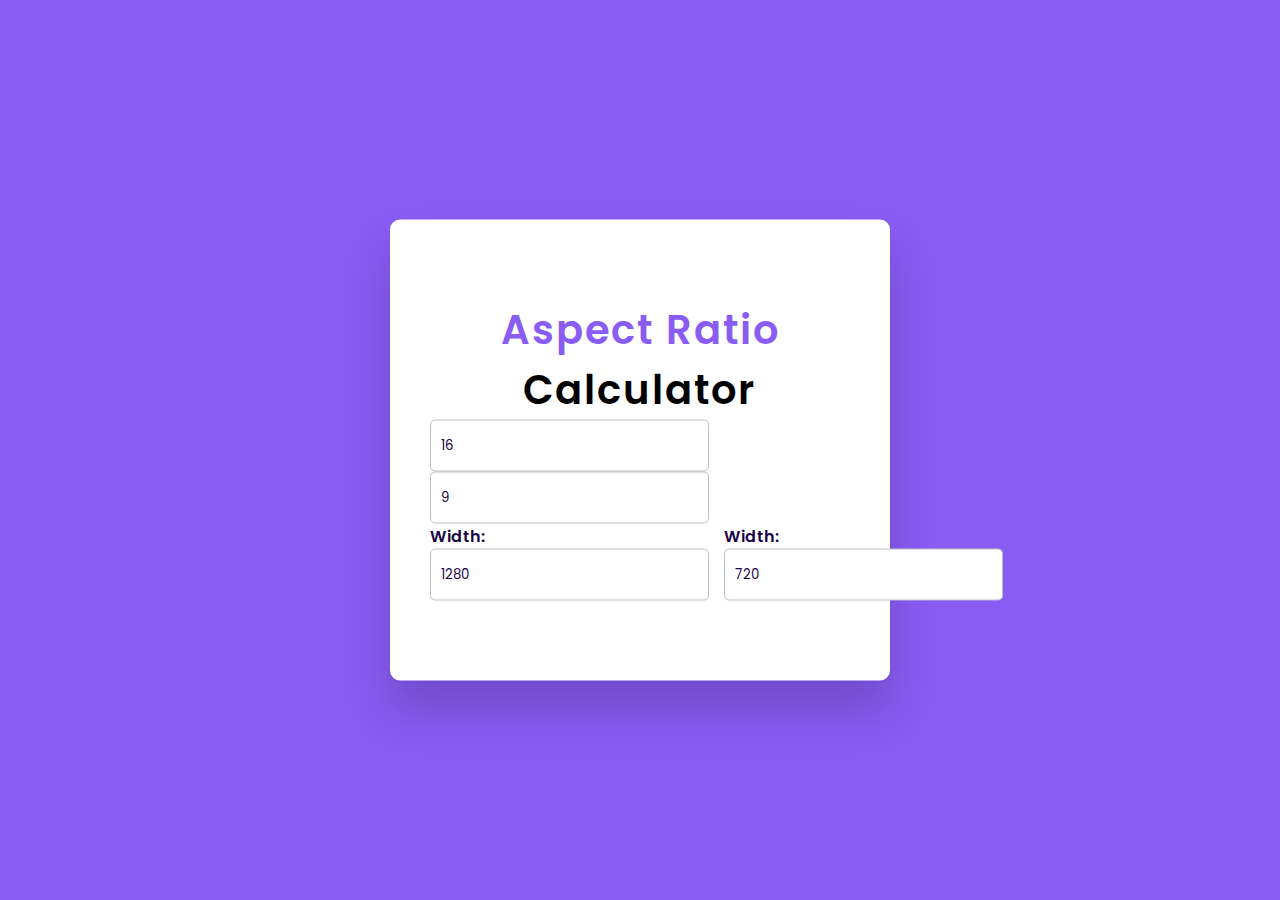
<file: Calculadora/index.html>
<!DOCTYPE html>
<html lang="en">

<head>
    <meta charset="UTF-8">
    <meta http-equiv="X-UA-Compatible" content="IE=edge">
    <meta name="viewport" content="width=device-width, initial-scale=1.0">
    <link rel="stylesheet" href="style.css">
    <title>Calculadora</title>
</head>

<body>

    <div class="container">
        <h2>
            <span>Aspect Ratio</span>
            Calculator
        </h2>
        <div clas="wrapper-1">
            <input type="number" id="ratio-width" value="16">
            <input type="number" id="ratio-width" value="9">
        </div>
        <div class="box">
            <div class="wrampper-2">
                <label for="width">Width:</label>
                <input type="number" id="width" value="1280">
            </div>
            <div class="wrampper-3">
                <label for="height">Width:</label>
                <input type="number" id="height" value="720">
            </div>
        </div>
    </div>
    
    <script src="index.js"></script>
</body>

</html>
</file>
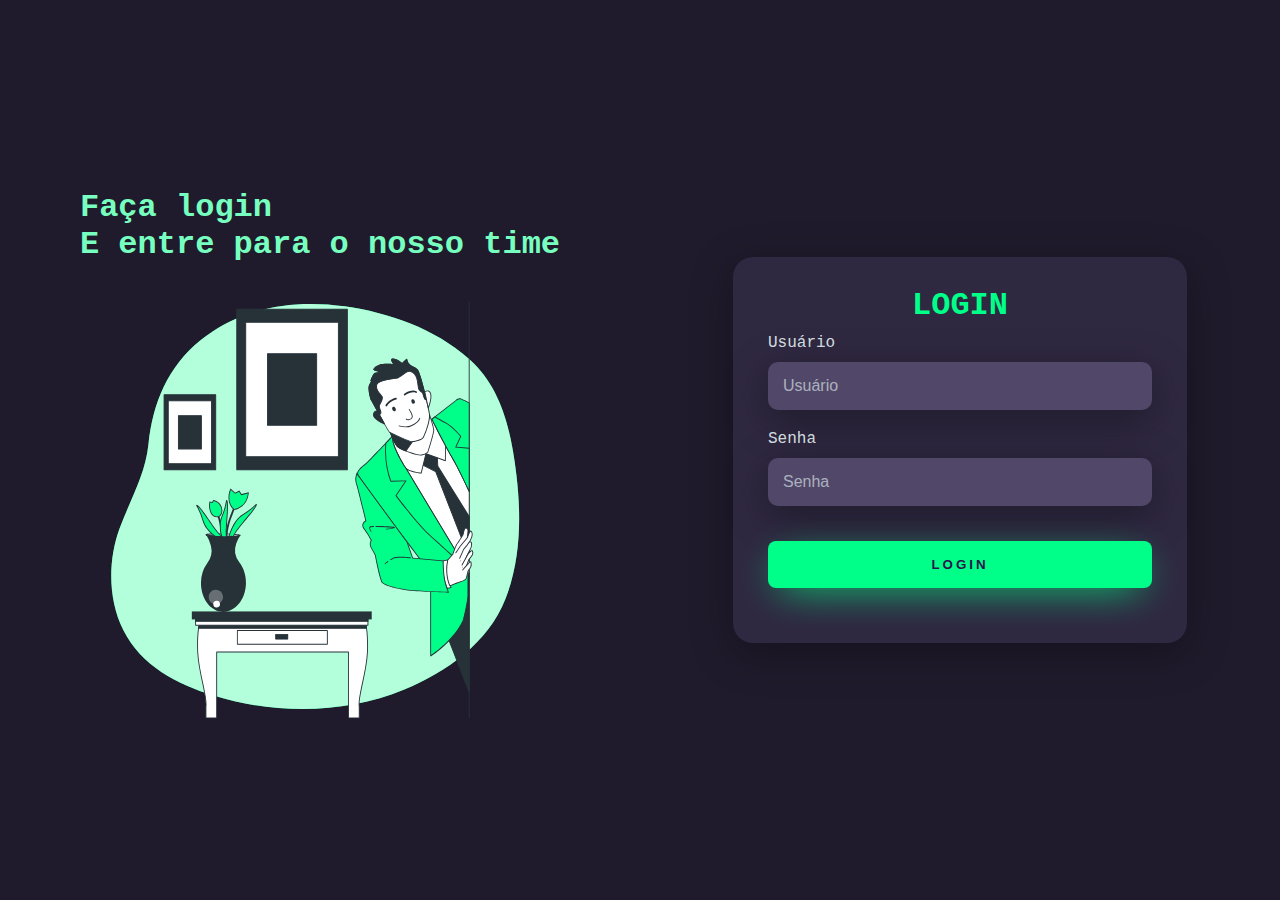
<file: Tela de Login/index.html>
<!DOCTYPE html>
<html lang="en">
<head>
    <meta charset="UTF-8">
    <meta http-equiv="X-UA-Compatible" content="IE=edge">
    <meta name="viewport" content="width=device-width, initial-scale=1.0">
    <link rel="stylesheet" href="style.css">
    <title>Login</title>
</head>
<body>
    <div class="main-login">
        <div class="left-login">
            <h1>Faça login<br>E entre para o nosso time</h1>
            <img src="animaçao.svg" class="letf-login-image" alt="animaçao">
    </div>
        <div class="right-login">
            <div class="card-login">
                <h1>LOGIN</h1>
                <div class="textfield">
                   <label for="usuario">Usuário</label>
                   <input type="text" name="usuario" placeholder="Usuário"> 
                </div>
                <div class="textfield">
                    <label for="senha">Senha</label>
                    <input type="password" name="senha" placeholder="Senha"> 
                 </div>
                 <button class="btn-login">Login</button>
            </div>
        </div>
    </div>
</body>
</html>
</file>
<file: Calculadora/style.css>
@import url('https://fonts.googleapis.com/css2?family=Poppins:wght@300;400;500;600&display=swap');

*{
    padding: 0;
    margin: 0;
    box-sizing: border-box;
    font-family: 'Poppins', sans-serif;
}

body{
    background-color: #895cf3;
}

.container{
    width: 500px;
    background: #fff;
    padding: 80px 40px;
    position: absolute;
    transform: translate(-50%, -50%);
    top: 50%;
    left: 50%;
    border-radius: 10px;
    box-shadow: 0 30px 45px rgba(18, 8, 39, 0.2);
}

h2{
    text-align: center;
    font-size: 40px;
    font-weight: 600;
    letter-spacing: 2px;
}

h2 span{
    color: #895cf3;
}

.wrapper-1{
    display: flex;
    align-items: center;
    justify-content: center;
    margin: 50px 0 70px 0;
    gap: 10px;
}

.wrapper-1 input{
    width: 100px;
    font-size: 30px;
    font-weight: 600;
}

input{
    padding: 15px 10px;
    border: 1px solid #bbc0c5;
    border-radius: 5px;
    color: #170444;
    outline: none;
}

input:focus{
    border: 2px solid #895cf3;
}

label{
    color: #170444;
    font-weight: 600;
    letter-spacing: 0.6px;
}

.box{
    display: flex;
    justify-content: space-between;
    gap: 15px;
}

.wrapper-2 input, .wrapper-3 input{
    width: 100%;
    font-size: 18px;
}
</file>
<file: Tela de Login/style.css>
@import url('https://fonts.googleapis.com/css2?family= Mukta :wght@200;400 & display=swap');

body{
    margin: 0;
    font-family: 'Courier New', Courier, monospace;
}

.main-login{
    width: 100vw;
    height: 100vh;
    background: #201b2c;
    display: flex;
    justify-content: center;
    align-items: center;
}
 
.left-login{
    width: 50vw;
    height: 100vh;
    display: flex;
    justify-content: center;
    align-items: center;
    flex-direction: column;
 }

.left-login > h1 {
    color: #77ffc0;
 }

 .letf-login-image{
  width: 35vw;
 }

.right-login{
    width: 50vw;
    height: 100vh;
    display: flex;
    justify-content: center;
    align-items: center;
 }
 
 .card-login{
    width: 60%;
    display: flex;
    justify-content: center;
    align-items: center;
    flex-direction: column;
    padding: 30px 35px;
    background: #2f2841;
    border-radius: 20px;
    box-shadow: 0px 10px 40px #00000056;
  }

.card-login >h1 {
    color: #00ff88;
    font-weight: 800;
    margin: 0;
  }

.textfield{
  width: 100%;
  display: flex;
  flex-direction: column;
  align-items: flex-start;
  justify-content: center;
  margin: 10px 0px;
}


.textfield > input{
  width: 100%;
  border: none;
  border-radius: 10px;
  padding: 15px;
  background: #514869;
  color: #f0ffffde;
  font-size: 12pt;
  box-shadow: 0px 10px 40px #00000056;
  outline: none;
  box-sizing: border-box;
}


.textfield > label {
  color: #f0ffffde;
  margin-bottom: 10px;
}

.textfield > input::placeholder{
  color: #f0ffff94;
}

.btn-login{
  width: 100%;
  padding: 16px 0px;
  margin: 25px;
  border: none;
  border-radius: 8px;
  outline: none;
  text-transform: uppercase;
  font-weight: 800;
  letter-spacing: 3px;
  color: #2b134b;
  background: #00ff88;
  cursor: pointer;
  box-shadow: 0px 10px 40px -12px #00ff88;
}
</file>
